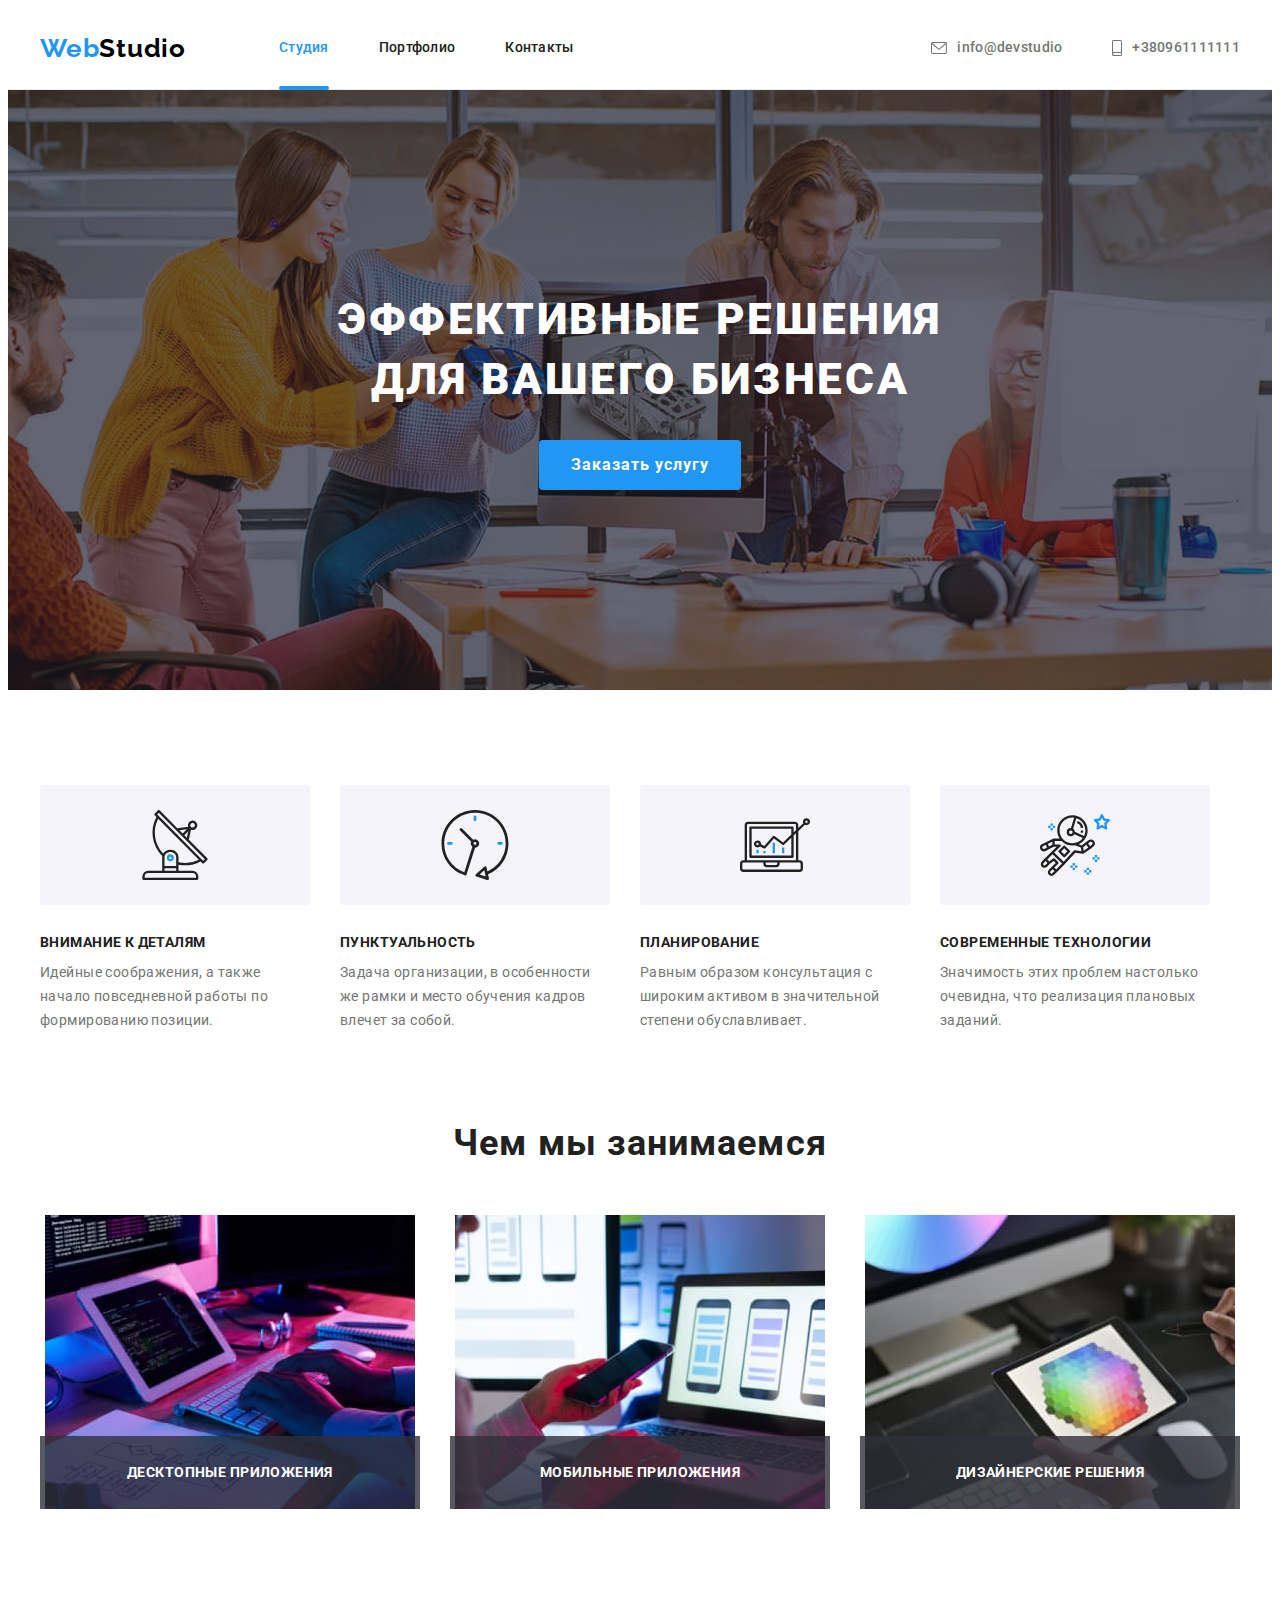
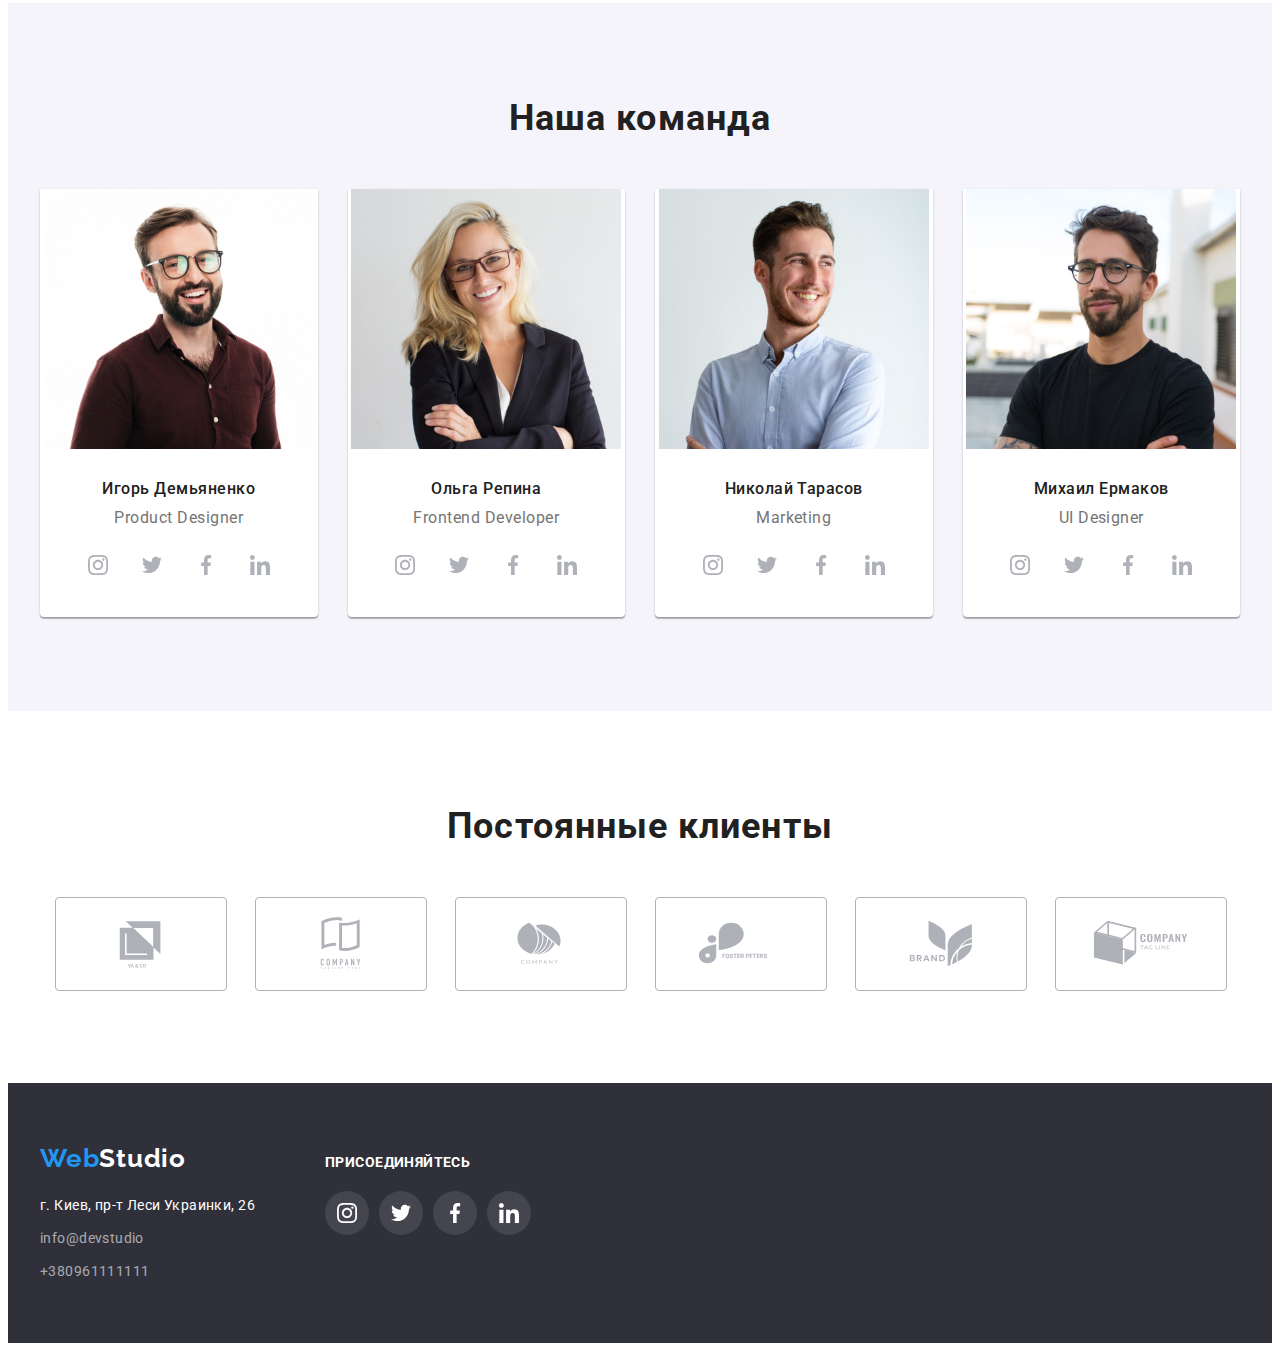
<file: index.html>
<!DOCTYPE html>
<html lang="ru">
  <head>
    <meta charset="UTF-8" />
    <meta http-equiv="X-UA-Compatible" content="IE=edge" />
    <meta name="viewport" content="width=device-width, initial-scale=1.0" />
    <link rel="preconnect" href="https://fonts.googleapis.com" />
    <link rel="preconnect" href="https://fonts.gstatic.com" crossorigin />
    <link
      href="https://fonts.googleapis.com/css2?family=Raleway:wght@700&family=Roboto:wght@400;500;700;900&display=swap"
      rel="stylesheet"
    />
    <title>WebStudio</title>
    <link
      rel="stylesheet"
      href="https://cdnjs.cloudflare.com/ajax/libs/modern-normalize/1.1.0/modern-normalize.min.css"
      integrity="sha512-wpPYUAdjBVSE4KJnH1VR1HeZfpl1ub8YT/NKx4PuQ5NmX2tKuGu6U/JRp5y+Y8XG2tV+wKQpNHVUX03MfMFn9Q=="
      crossorigin="anonymous"
      referrerpolicy="no-referrer"
    />
    <link rel="stylesheet" href="./css/styles.css" />
  </head>
  <body>
    <!----------------------header-->
    <header class="header">
      <div class="container">
        <a class="header-logo link logo" href="/" lang="en"
          ><span class="color-logo">Web</span>Studio</a
        >
        <nav class="header-nav">
          <ul class="header-list list">
            <li class="header-item">
              <a href="" class="header-link current link">Студия</a>
            </li>
            <li class="header-item">
              <a href="./portfolio.html" class="header-link link">Портфолио</a>
            </li>
            <li class="header-item">
              <a href="" class="header-link link">Контакты</a>
            </li>
          </ul>
        </nav>

        <ul class="header-contacts list">
          <li class="header-contacts-item">
            <a
              href="mailto:info@devstudio"
              class="header-contacts-link header-link link"
            >
              <svg class="header-icons" width="16" height="12">
                <use href="./images/icons.svg#icon-tel"></use>
              </svg>
              info@devstudio</a
            >
          </li>
          <li class="header-contacts-item">
            <a
              href="tel:+380961111111"
              class="header-contacts-link header-link link"
            >
              <svg class="header-icons" width="10" height="16">
                <use href="./images/icons.svg#icon-smartphone"></use>
              </svg>
              +380961111111</a
            >
          </li>
        </ul>
      </div>
    </header>

    <!---------------------------------main-->
    <main>
      <!-------------------------------hero-->
      <section class="hero">
        <div class="container">
          <h1 class="hero-title">Эффективные решения для вашего бизнеса</h1>
          <button
            type="button"
            onclick=""
            class="hero-btn hero-btn-text"
            data-modal-open
          >
            Заказать услугу
          </button>
        </div>
      </section>

      <!-------------------------------properties-->
      <section class="properties">
        <div class="container">
          <h2 class="visually-hidden">Особенности</h2>
          <ul class="properties-list list">
            <li class="properties-item">
              <h3 class="properties-title">Внимание к деталям</h3>
              <p class="properties-text text">
                Идейные соображения, а также начало повседневной работы по
                формированию позиции.
              </p>
            </li>
            <li class="properties-item">
              <h3 class="properties-title">Пунктуальность</h3>
              <p class="properties-text text">
                Задача организации, в особенности же рамки и место обучения
                кадров влечет за собой.
              </p>
            </li>
            <li class="properties-item">
              <h3 class="properties-title">Планирование</h3>
              <p class="properties-text text">
                Равным образом консультация с широким активом в значительной
                степени обуславливает.
              </p>
            </li>
            <li class="properties-item">
              <h3 class="properties-title">Современные технологии</h3>
              <p class="properties-text text">
                Значимость этих проблем настолько очевидна, что реализация
                плановых заданий.
              </p>
            </li>
          </ul>
        </div>
      </section>

      <!-----------------------------------work-->
      <section class="work">
        <div class="container">
          <h2 class="work-title title">Чем мы занимаемся</h2>
          <ul class="work-list list">
            <li class="work-item">
              <div class="work-top">
                <img
                  src="./images/box1.jpg"
                  width="370"
                  alt="руки печатают на клавиатуре"
                />
                <p class="work-top-text">Десктопные приложения</p>
              </div>
            </li>
            <li class="work-item">
              <div class="work-top">
                <img
                  src="./images/box2.jpg"
                  width="370"
                  alt="руки, ноутбук, в одной руке телефон"
                />
                <p class="work-top-text">Мобильные приложения</p>
              </div>
            </li>
            <li class="work-item">
              <div class="work-top">
                <img
                  src="./images/box3.jpg"
                  width="370"
                  alt="в руках девушки планшет, на планшете отображается цветовая схема"
                />
                <p class="work-top-text">Дизайнерские решения</p>
              </div>
            </li>
          </ul>
        </div>
      </section>

      <!---------------------------------------our team-->
      <section class="team">
        <div class="container">
          <h2 class="our-team-title title">Наша команда</h2>
          <ul class="team-list list">
            <li class="team-item">
              <img
                src="./images/img-3.jpg"
                width="270"
                alt="фото Игорь Демьяненко"
              />
              <div class="team-title-text">
                <h3 class="team-title">Игорь Демьяненко</h3>
                <p lang="en" class="team-text">Product Designer</p>
                <ul class="team-social-list list">
                  <li class="team-social-item">
                    <a href="" class="team-social-link link">
                      <svg class="team-social-icon" width="20" height="20">
                        <use href="./images/icons.svg#icon-instagram"></use>
                      </svg>
                    </a>
                  </li>
                  <li class="team-social-item">
                    <a href="" class="team-social-link link">
                      <svg class="team-social-icon" width="20" height="20">
                        <use href="./images/icons.svg#icon-twitter"></use>
                      </svg>
                    </a>
                  </li>
                  <li class="team-social-item">
                    <a href="" class="team-social-link link">
                      <svg class="team-social-icon" width="20" height="20">
                        <use href="./images/icons.svg#icon-facebook"></use>
                      </svg>
                    </a>
                  </li>
                  <li class="team-social-item">
                    <a href="" class="team-social-link link">
                      <svg class="team-social-icon" width="20" height="20">
                        <use href="./images/icons.svg#icon-linkedin"></use>
                      </svg>
                    </a>
                  </li>
                </ul>
              </div>
            </li>

            <li class="team-item">
              <img
                src="./images/img-2(1).jpg"
                width="270"
                alt="фото Ольга Репина"
              />
              <div class="team-title-text">
                <h3 class="team-title">Ольга Репина</h3>
                <p lang="en" class="team-text">Frontend Developer</p>
                <ul class="team-social-list list">
                  <li class="team-social-item">
                    <a href="" class="team-social-link link">
                      <svg class="team-social-icon" width="20" height="20">
                        <use href="./images/icons.svg#icon-instagram"></use>
                      </svg>
                    </a>
                  </li>
                  <li class="team-social-item">
                    <a href="" class="team-social-link link">
                      <svg class="team-social-icon" width="20" height="20">
                        <use href="./images/icons.svg#icon-twitter"></use>
                      </svg>
                    </a>
                  </li>
                  <li class="team-social-item">
                    <a href="" class="team-social-link link">
                      <svg class="team-social-icon" width="20" height="20">
                        <use href="./images/icons.svg#icon-facebook"></use>
                      </svg>
                    </a>
                  </li>
                  <li class="team-social-item">
                    <a href="" class="team-social-link link">
                      <svg class="team-social-icon" width="20" height="20">
                        <use href="./images/icons.svg#icon-linkedin"></use>
                      </svg>
                    </a>
                  </li>
                </ul>
              </div>
            </li>

            <li class="team-item">
              <img
                src="./images/img-1(1).jpg"
                width="270"
                alt="фото Николай Тарасов"
              />
              <div class="team-title-text">
                <h3 class="team-title">Николай Тарасов</h3>
                <p lang="en" class="team-text">Marketing</p>
                <ul class="team-social-list list">
                  <li class="team-social-item">
                    <a href="" class="team-social-link link">
                      <svg class="team-social-icon" width="20" height="20">
                        <use href="./images/icons.svg#icon-instagram"></use>
                      </svg>
                    </a>
                  </li>
                  <li class="team-social-item">
                    <a href="" class="team-social-link link">
                      <svg class="team-social-icon" width="20" height="20">
                        <use href="./images/icons.svg#icon-twitter"></use>
                      </svg>
                    </a>
                  </li>
                  <li class="team-social-item">
                    <a href="" class="team-social-link link">
                      <svg class="team-social-icon" width="20" height="20">
                        <use href="./images/icons.svg#icon-facebook"></use>
                      </svg>
                    </a>
                  </li>
                  <li class="team-social-item">
                    <a href="" class="team-social-link link">
                      <svg class="team-social-icon" width="20" height="20">
                        <use href="./images/icons.svg#icon-linkedin"></use>
                      </svg>
                    </a>
                  </li>
                </ul>
              </div>
            </li>

            <li class="team-item">
              <img
                src="./images/img(1).jpg"
                width="270"
                alt="фото Михаил Ермаков"
              />
              <div class="team-title-text">
                <h3 class="team-title">Михаил Ермаков</h3>
                <p lang="en" class="team-text">UI Designer</p>
                <ul class="team-social-list list">
                  <li class="team-social-item">
                    <a href="" class="team-social-link link">
                      <svg class="team-social-icon" width="20" height="20">
                        <use href="./images/icons.svg#icon-instagram"></use>
                      </svg>
                    </a>
                  </li>
                  <li class="team-social-item">
                    <a href="" class="team-social-link link">
                      <svg class="team-social-icon" width="20" height="20">
                        <use href="./images/icons.svg#icon-twitter"></use>
                      </svg>
                    </a>
                  </li>
                  <li class="team-social-item">
                    <a href="" class="team-social-link link">
                      <svg class="team-social-icon" width="20" height="20">
                        <use href="./images/icons.svg#icon-facebook"></use>
                      </svg>
                    </a>
                  </li>
                  <li class="team-social-item">
                    <a href="" class="team-social-link link">
                      <svg class="team-social-icon" width="20" height="20">
                        <use href="./images/icons.svg#icon-linkedin"></use>
                      </svg>
                    </a>
                  </li>
                </ul>
              </div>
            </li>
          </ul>
        </div>
      </section>

      <!------------------------------------------- clients -->
      <section class="clients">
        <div class="container">
          <h2 class="clients-title">Постоянные клиенты</h2>
          <ul class="clients-list list">
            <li class="clients-item">
              <a href="" class="clients-link link"
                ><svg class="clients-icon" width="106" height="60">
                  <use href="./images/icons.svg#icon-Logo1"></use>
                </svg>
              </a>
            </li>
            <li class="clients-item">
              <a href="" class="clients-link link"
                ><svg class="clients-icon" width="106" height="60">
                  <use href="./images/icons.svg#icon-Logo2"></use>
                </svg>
              </a>
            </li>
            <li class="clients-item">
              <a href="" class="clients-link link"
                ><svg class="clients-icon" width="106" height="60">
                  <use href="./images/icons.svg#icon-Logo3"></use>
                </svg>
              </a>
            </li>
            <li class="clients-item">
              <a href="" class="clients-link link"
                ><svg class="clients-icon" width="106" height="60">
                  <use href="./images/icons.svg#icon-Logo4"></use>
                </svg>
              </a>
            </li>
            <li class="clients-item">
              <a href="" class="clients-link link"
                ><svg class="clients-icon" width="106" height="60">
                  <use href="./images/icons.svg#icon-Logo5"></use>
                </svg>
              </a>
            </li>
            <li class="clients-item">
              <a href="" class="clients-link link"
                ><svg class="clients-icon" width="106" height="60">
                  <use href="./images/icons.svg#icon-Logo6"></use>
                </svg>
              </a>
            </li>
          </ul>
        </div>
      </section>
    </main>

    <!-----------------------------------------footer-->
    <footer class="footer">
      <div class="container">
        <div class="footer-contacts">
          <a class="footer-logo link logo" href="/" lang="en"
            ><span class="color-logo">Web</span>Studio</a
          >
          <address class="footer-address text">
            <p class="footer-address-text">г. Киев, пр-т Леси Украинки, 26</p>
            <ul class="footer-address-list list">
              <li class="footer-address-item">
                <a
                  href="mailto:info@devstudio"
                  class="footer-address-email link"
                  >info@devstudio</a
                >
              </li>
              <li class="footer-address-item">
                <a href="tel:+380961111111" class="footer-address-tel link"
                  >+380961111111</a
                >
              </li>
            </ul>
          </address>
        </div>
        <div class="footer-icons">
          <h2 class="footer-text">Присоединяйтесь</h2>
          <ul class="footer-social-list list">
            <li class="footer-social-item">
              <a href="" class="footer-social-link link">
                <svg class="footer-social-icon" width="20" height="20">
                  <use href="./images/icons.svg#icon-instagram"></use>
                </svg>
              </a>
            </li>
            <li class="footer-social-item">
              <a href="" class="footer-social-link link">
                <svg class="footer-social-icon" width="20" height="20">
                  <use href="./images/icons.svg#icon-twitter"></use>
                </svg>
              </a>
            </li>
            <li class="footer-social-item">
              <a href="" class="footer-social-link link">
                <svg class="footer-social-icon" width="20" height="20">
                  <use href="./images/icons.svg#icon-facebook"></use>
                </svg>
              </a>
            </li>
            <li class="footer-social-item">
              <a href="" class="footer-social-link link">
                <svg class="footer-social-icon" width="20" height="20">
                  <use href="./images/icons.svg#icon-linkedin"></use>
                </svg>
              </a>
            </li>
          </ul>
        </div>
      </div>
    </footer>
    <!-- --------------------------------------modal window -->
    <div class="backdrop is-hidden" data-modal>
      <div class="modal">
        <button type="button" class="modal-close-btn" data-modal-close>
          <svg width="18" height="18" class="modal-close-x">
            <use href="./images/icons.svg#icon-close"></use>
          </svg>
        </button>
      </div>
    </div>
    <!------------------------------------- scripts -->
    <script src="./js/modal.js"></script>
  </body>
</html>
</file>
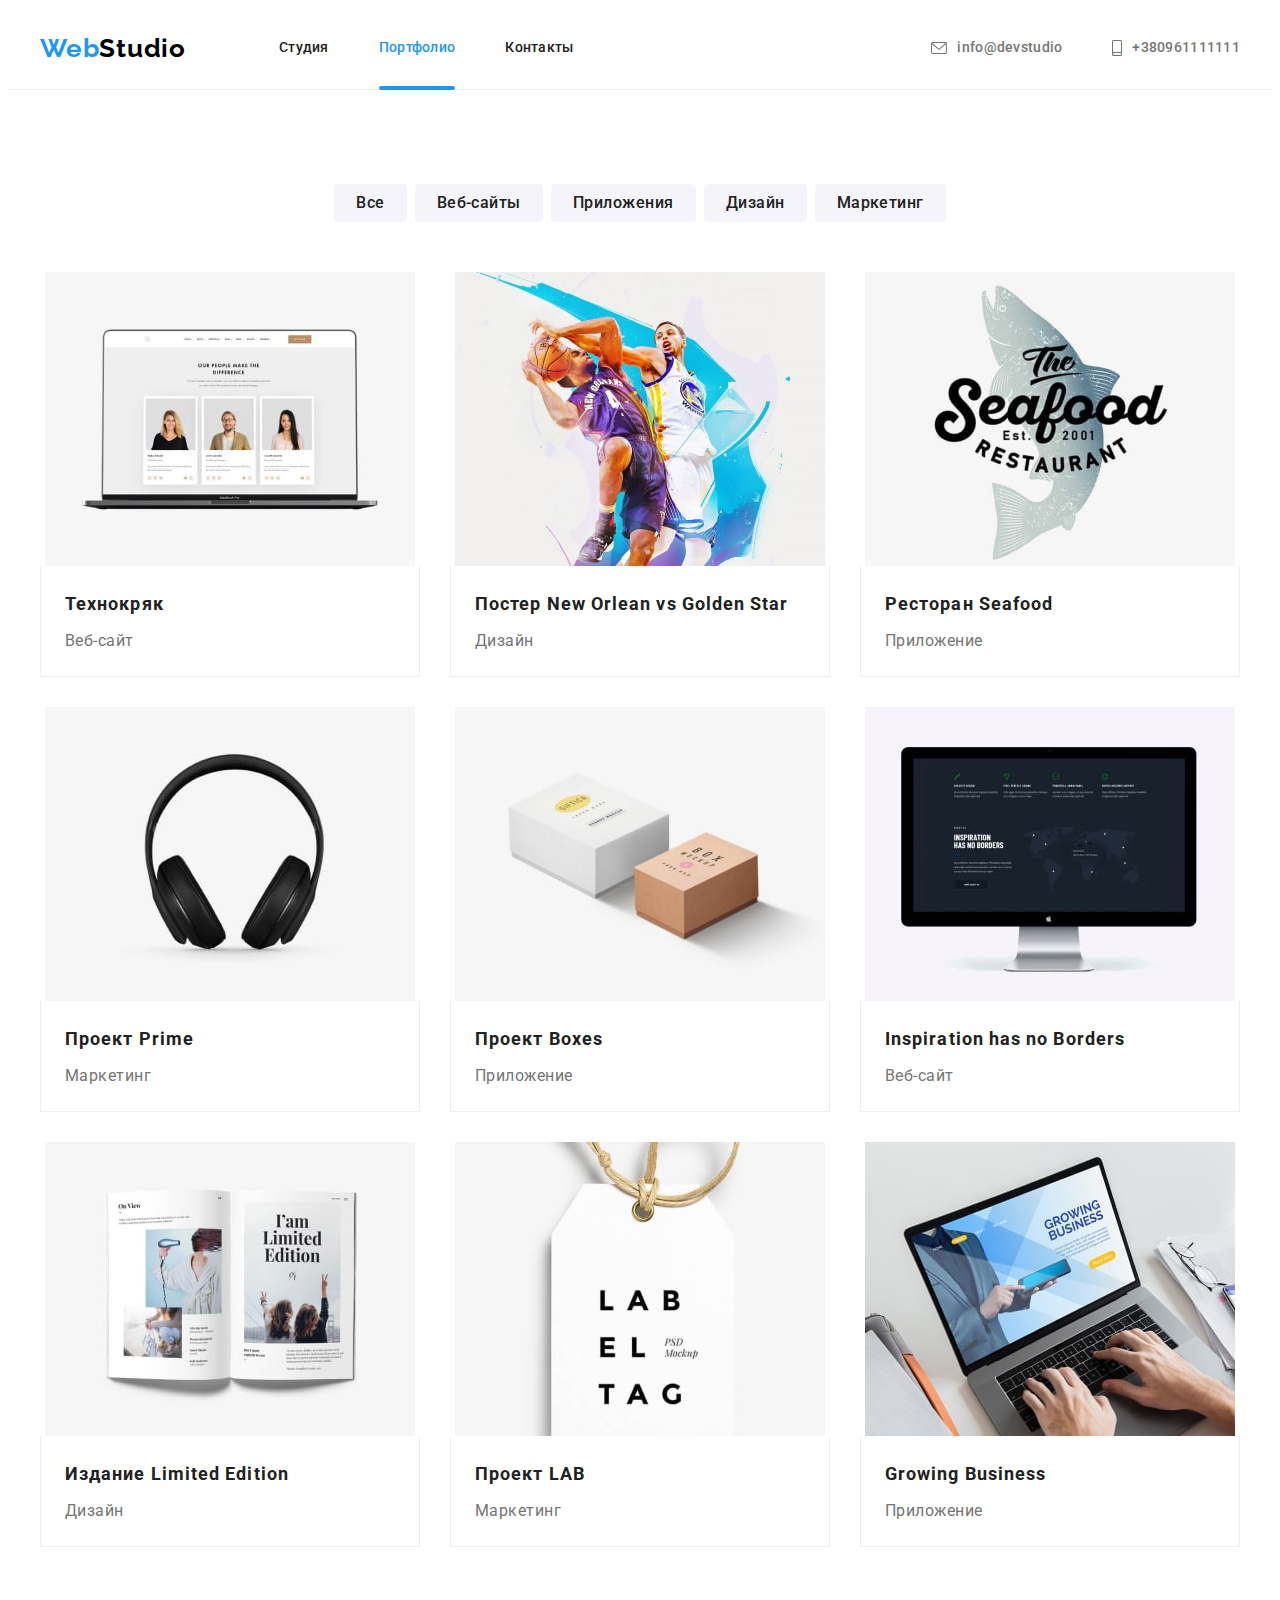
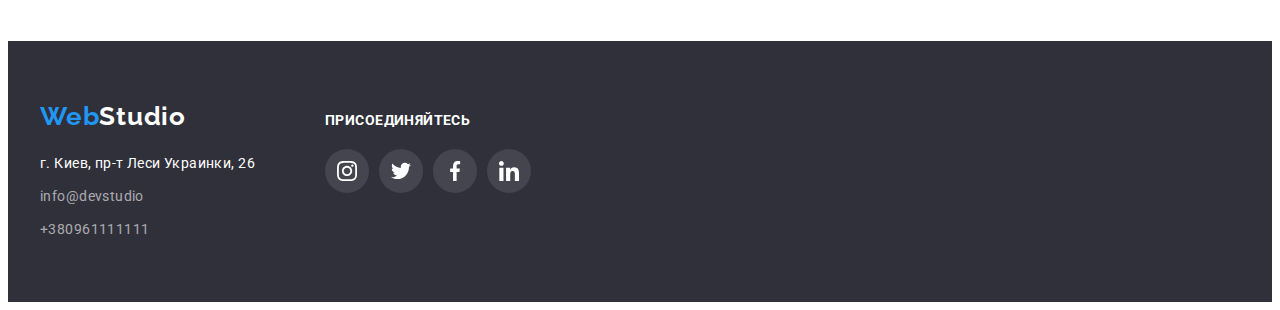
<file: portfolio.html>
<!DOCTYPE html>
<html lang="ru">
  <head>
    <meta charset="UTF-8" />
    <meta http-equiv="X-UA-Compatible" content="IE=edge" />
    <meta name="viewport" content="width=device-width, initial-scale=1.0" />
    <link rel="preconnect" href="https://fonts.googleapis.com" />
    <link rel="preconnect" href="https://fonts.gstatic.com" crossorigin />
    <link
      href="https://fonts.googleapis.com/css2?family=Raleway:wght@700&family=Roboto:wght@400;500;700;900&display=swap"
      rel="stylesheet"
    />
    <title>WebStudio</title>
    <link
      rel="stylesheet"
      href="https://cdnjs.cloudflare.com/ajax/libs/modern-normalize/1.1.0/modern-normalize.min.css"
      integrity="sha512-wpPYUAdjBVSE4KJnH1VR1HeZfpl1ub8YT/NKx4PuQ5NmX2tKuGu6U/JRp5y+Y8XG2tV+wKQpNHVUX03MfMFn9Q=="
      crossorigin="anonymous"
      referrerpolicy="no-referrer"
    />
    <link rel="stylesheet" href="./css/styles.css" />
  </head>
  <body>
    <!--header-->
    <header class="header">
      <div class="container">
        <a class="header-logo link logo" href="/" lang="en"
          ><span class="color-logo">Web</span>Studio</a
        >
        <nav class="header-nav">
          <ul class="header-list list">
            <li class="header-item">
              <a href="./index.html" class="header-link link">Студия</a>
            </li>
            <li class="header-item">
              <a href="" class="header-link link current">Портфолио</a>
            </li>
            <li class="header-item">
              <a href="" class="header-link link">Контакты</a>
            </li>
          </ul>
        </nav>
        <ul class="header-contacts list">
          <li class="header-contacts-item">
            <a
              href="mailto:info@devstudio"
              class="header-contacts-link header-link link"
            >
              <svg class="header-icons" width="16" height="12">
                <use href="./images/icons.svg#icon-tel"></use>
              </svg>
              info@devstudio</a
            >
          </li>
          <li class="header-contacts-item">
            <a
              href="tel:+380961111111"
              class="header-contacts-link header-link link"
            >
              <svg class="header-icons" width="10" height="16">
                <use href="./images/icons.svg#icon-smartphone"></use>
              </svg>
              +380961111111</a
            >
          </li>
        </ul>
      </div>
    </header>
    <main>
      <!-- --------------------------------------Portfolio -->
      <section class="portfolio">
        <h1 class="visually-hidden">Портфолио</h1>
        <!----------------------------------------- filter -->

        <div class="container">
          <h2 class="visually-hidden">Фильтры</h2>
          <ul class="filter-list list">
            <li class="filter-item">
              <button type="button" class="filter-btn">Все</button>
            </li>
            <li class="filter-item">
              <button type="button" class="filter-btn">Веб-сайты</button>
            </li>
            <li class="filter-item">
              <button type="button" class="filter-btn">Приложения</button>
            </li>
            <li class="filter-item">
              <button type="button" class="filter-btn">Дизайн</button>
            </li>
            <li class="filter-item">
              <button type="button" class="filter-btn">Маркетинг</button>
            </li>
          </ul>

          <!--------------------------------------- projects -->

          <h2 class="visually-hidden">Наши проекты</h2>
          <ul class="projects-list list">
            <li class="projects-item">
              <a class="projects-link link" href="">
                <div class="projects-image">
                  <img
                    src="./images/img-min.jpg"
                    width="370"
                    alt="Ноутбук с сайтом технокряк на экране"
                  />
                  <p class="projects-top-text">
                    Ресурс предлагает комплексные предложения с разным уровнем
                    функционала и сервисов. Все это позволит посетителю получить
                    исчерпывающие сведения о компании или частном лице.
                  </p>
                </div>
                <div class="projects-title-text">
                  <h3 class="projects-title">Технокряк</h3>
                  <p class="projects-text">Веб-сайт</p>
                </div></a
              >
            </li>
            <li class="projects-item">
              <a class="projects-link link" href="">
                <div class="projects-image">
                  <img
                    src="./images/img(1)-min.jpg"
                    width="370"
                    alt="два парня играют в баскетбол"
                  />
                  <p class="projects-top-text">
                    Ресурс предлагает комплексные предложения с разным уровнем
                    функционала и сервисов. Все это позволит посетителю получить
                    исчерпывающие сведения о компании или частном лице.
                  </p>
                </div>
                <div class="projects-title-text">
                  <h3 class="projects-title">
                    Постер <span lang="en"> New Orlean vs Golden Star</span>
                  </h3>
                  <p class="projects-text">Дизайн</p>
                </div>
              </a>
            </li>
            <li class="projects-item">
              <a class="projects-link link" href="">
                <div class="projects-image">
                  <img
                    src="./images/img(2)-min.jpg"
                    width="370"
                    alt="логотип ресторана"
                  />
                  <p class="projects-top-text">
                    Ресурс предлагает комплексные предложения с разным уровнем
                    функционала и сервисов. Все это позволит посетителю получить
                    исчерпывающие сведения о компании или частном лице.
                  </p>
                </div>
                <div class="projects-title-text">
                  <h3 class="projects-title">
                    Ресторан <span lang="en">Seafood</span>
                  </h3>
                  <p class="projects-text">Приложение</p>
                </div>
              </a>
            </li>
            <li class="projects-item">
              <a class="projects-link link" href="">
                <div class="projects-image">
                  <img
                    src="./images/img(3)-min.jpg"
                    width="370"
                    alt="Наушники"
                  />
                  <p class="projects-top-text">
                    Ресурс предлагает комплексные предложения с разным уровнем
                    функционала и сервисов. Все это позволит посетителю получить
                    исчерпывающие сведения о компании или частном лице.
                  </p>
                </div>
                <div class="projects-title-text">
                  <h3 class="projects-title">
                    Проект <span lang="en">Prime</span>
                  </h3>
                  <p class="projects-text">Маркетинг</p>
                </div>
              </a>
            </li>
            <li class="projects-item">
              <a class="projects-link link" href="">
                <div class="projects-image">
                  <img
                    src="./images/img(4)-min.jpg"
                    width="370"
                    alt="две коробки. одна белая, другая деревянная"
                  />
                  <p class="projects-top-text">
                    Ресурс предлагает комплексные предложения с разным уровнем
                    функционала и сервисов. Все это позволит посетителю получить
                    исчерпывающие сведения о компании или частном лице.
                  </p>
                </div>
                <div class="projects-title-text">
                  <h3 class="projects-title">
                    Проект <span lang="en">Boxes</span>
                  </h3>
                  <p class="projects-text">Приложение</p>
                </div>
              </a>
            </li>
            <li class="projects-item">
              <a class="projects-link link" href="">
                <div class="projects-image">
                  <img
                    src="./images/img(5)-min.jpg"
                    width="370"
                    alt="Монитор с главной страницей веб-сайта"
                  />
                  <p class="projects-top-text">
                    Ресурс предлагает комплексные предложения с разным уровнем
                    функционала и сервисов. Все это позволит посетителю получить
                    исчерпывающие сведения о компании или частном лице.
                  </p>
                </div>
                <div class="projects-title-text">
                  <h3 class="projects-title">
                    <span lang="en">Inspiration has no Borders</span>
                  </h3>
                  <p class="projects-text">Веб-сайт</p>
                </div>
              </a>
            </li>
            <li class="projects-item">
              <a class="projects-link link" href="">
                <div class="projects-image">
                  <img
                    src="./images/img(6)-min.jpg"
                    width="370"
                    alt="Открытый журнал"
                  />
                  <p class="projects-top-text">
                    Ресурс предлагает комплексные предложения с разным уровнем
                    функционала и сервисов. Все это позволит посетителю получить
                    исчерпывающие сведения о компании или частном лице.
                  </p>
                </div>
                <div class="projects-title-text">
                  <h3 class="projects-title">
                    Издание <span lang="en">Limited Edition</span>
                  </h3>
                  <p class="projects-text">Дизайн</p>
                </div>
              </a>
            </li>
            <li class="projects-item">
              <a class="projects-link link" href="">
                <div class="projects-image">
                  <img
                    src="./images/img(7)-min.jpg"
                    width="370"
                    alt="Логотип на ярлыке"
                  />
                  <p class="projects-top-text">
                    Ресурс предлагает комплексные предложения с разным уровнем
                    функционала и сервисов. Все это позволит посетителю получить
                    исчерпывающие сведения о компании или частном лице.
                  </p>
                </div>
                <div class="projects-title-text">
                  <h3 class="projects-title">
                    Проект <span lang="en">LAB</span>
                  </h3>
                  <p class="projects-text">Маркетинг</p>
                </div>
              </a>
            </li>
            <li class="projects-item">
              <a class="projects-link link" href="">
                <div class="projects-image">
                  <img
                    src="./images/img(8)-min.jpg"
                    width="370"
                    alt="две руки на клавиатуре ноутбука"
                  />
                  <p class="projects-top-text">
                    Ресурс предлагает комплексные предложения с разным уровнем
                    функционала и сервисов. Все это позволит посетителю получить
                    исчерпывающие сведения о компании или частном лице.
                  </p>
                </div>
                <div class="projects-title-text">
                  <h3 class="projects-title">
                    <span lang="en">Growing Business</span>
                  </h3>
                  <p class="projects-text">Приложение</p>
                </div>
              </a>
            </li>
          </ul>
        </div>
      </section>
    </main>

    <!--footer-->
    <footer class="footer">
      <div class="container">
        <div class="footer-contacts">
          <a class="footer-logo link logo" href="/" lang="en"
            ><span class="color-logo">Web</span>Studio</a
          >
          <address class="footer-address text">
            <p class="footer-address-text">г. Киев, пр-т Леси Украинки, 26</p>
            <ul class="footer-address-list list">
              <li class="footer-address-item">
                <a
                  href="mailto:info@devstudio"
                  class="footer-address-email link"
                  >info@devstudio</a
                >
              </li>
              <li class="footer-address-item">
                <a href="tel:+380961111111" class="footer-address-tel link"
                  >+380961111111</a
                >
              </li>
            </ul>
          </address>
        </div>
        <div class="footer-icons">
          <h2 class="footer-text">Присоединяйтесь</h2>
          <ul class="footer-social-list list">
            <li class="footer-social-item">
              <a href="" class="footer-social-link link">
                <svg class="footer-social-icon" width="20" height="20">
                  <use href="./images/icons.svg#icon-instagram"></use>
                </svg>
              </a>
            </li>
            <li class="footer-social-item">
              <a href="" class="footer-social-link link">
                <svg class="footer-social-icon" width="20" height="20">
                  <use href="./images/icons.svg#icon-twitter"></use>
                </svg>
              </a>
            </li>
            <li class="footer-social-item">
              <a href="" class="footer-social-link link">
                <svg class="footer-social-icon" width="20" height="20">
                  <use href="./images/icons.svg#icon-facebook"></use>
                </svg>
              </a>
            </li>
            <li class="footer-social-item">
              <a href="" class="footer-social-link link">
                <svg class="footer-social-icon" width="20" height="20">
                  <use href="./images/icons.svg#icon-linkedin"></use>
                </svg>
              </a>
            </li>
          </ul>
        </div>
      </div>
    </footer>
  </body>
</html>
</file>
<file: css/styles.css>
:root {
  --main-text-color: #212121;
  --second-text-color: #757575;
  --third-text-color: #ffffff;
  --accent-text-color: #2196f3;
  --main-background-color: #ffffff;
}

p,
h1,
h2,
h3,
h4,
h5,
h6 {
  margin: 0;
}

ul,
ol {
  margin: 0;
  padding-left: 0;
}

button {
  cursor: pointer;
}

img {
  display: block;
  margin: 0 auto;
}

body {
  font-family: "Roboto", sans-serif;
  background-color: var(--main-background-color);
  color: var(--main-text-color);
}

.container {
  width: 1200px;
  margin: 0 auto;
  padding-left: 15px;
  padding-right: 15px;
  /* outline: 1px solid red; */
}

.list {
  list-style: none;
}

.link {
  text-decoration: none;
}

.logo {
  font-family: "Raleway";
  font-weight: 700;
  font-size: 26px;
  line-height: 1.19;
  letter-spacing: 0.03em;
}

.text {
  font-size: 14px;
  line-height: 1.71;
  letter-spacing: 0.03em;
}

.title {
  font-weight: 700;
  font-size: 36px;
  line-height: 1.17;
  text-align: center;
  letter-spacing: 0.03em;
}

/* --------------------HEADER----------------- */
.header {
  /* background-color: yellowgreen; */
  padding-top: 25px;
  padding-bottom: 25px;
  border-bottom: 1px solid #ececec;
}

.header-logo {
  color: #000000;
  margin-right: 93px;
}

.header .container {
  display: flex;
  align-items: center;
}

.header-list {
  display: flex;
  align-items: center;
}

.header-item:not(:last-child) {
  margin-right: 50px;
}

.color-logo {
  color: #2196f3;
}

.header-list .link.current {
  color: var(--accent-text-color);
}

.header-link {
  display: flex;
  align-items: center;
  font-weight: 500;
  font-size: 14px;
  line-height: 1.14;
  letter-spacing: 0.02em;
  color: var(--main-text-color);
  transition: color 250ms cubic-bezier(0.4, 0, 0.2, 1);
  position: relative;
}

.header-contacts {
  display: flex;
  margin-left: auto;
}

.header-contacts-item:not(:last-child) {
  margin-right: 50px;
}

.header-contacts-link {
  color: var(--second-text-color);
  transition: color 250ms cubic-bezier(0.4, 0, 0.2, 1);
}

.header-icons {
  fill: currentColor;
  margin-right: 10px;
}

.header-link:hover,
.header-link:focus {
  color: var(--accent-text-color);
}
.header-contacts-link:hover,
.header-contacts-link:focus {
  fill: var(--accent-text-color);
}

.header-link.current::after {
  content: "";
  position: absolute;
  width: 100%;
  height: 4px;
  background: var(--accent-text-color);
  border-radius: 2px;
  left: 0;
  bottom: -34px;
}

/* --------------------HERO----------------- */
.hero {
  background-color: #2f303a;
  background-image: linear-gradient(
      rgba(47, 48, 58, 0.4),
      rgba(47, 48, 58, 0.4)
    ),
    url(../images/Img.jpg);
  background-repeat: no-repeat;
  background-position: center;
  border-style: cover;
  max-width: 1600px;
  margin: 0 auto;
  padding-top: 200px;
  padding-bottom: 200px;
}

.hero-title {
  font-weight: 900;
  font-size: 44px;
  line-height: 1.36;
  text-align: center;
  letter-spacing: 0.06em;
  text-transform: uppercase;
  width: 696px;
  color: var(--third-text-color);
  margin-left: auto;
  margin-right: auto;
  margin-bottom: 30px;
  /* padding: 200px 250px 30px 250px; */
}

.hero-btn {
  display: block;
  font-family: inherit;
  font-weight: 700;
  font-size: 16px;
  line-height: 1.88;
  letter-spacing: 0.06em;
  color: var(--third-text-color);
  background-color: #2196f3;
  border: none;
  padding: 10px 32px;
  margin: 0 auto;
  border-radius: 4px;
}

.hero-btn:hover,
.hero-btn:focus {
  background-color: #188ce8;
}

/* --------------------PROPERTIES----------------- */

.properties {
  /* background-color: yellow; */
  padding-top: 95px;
  padding-bottom: 45px;
}

.properties-list {
  display: flex;
}

.properties-item {
  max-width: 270px;
}

.properties-item:not(:last-child) {
  margin-right: 30px;
}

.properties-item::before {
  display: block;
  content: "";
  height: 120px;
  background: #f5f4fa;
  background-repeat: no-repeat;
  background-position: center;
  border-radius: 4px;
  margin-bottom: 30px;
}

.properties-item:nth-child(1)::before {
  background-image: url(../images/antenna1.svg);
}

.properties-item:nth-child(2)::before {
  background-image: url(../images/clock2.svg);
}

.properties-item:nth-child(3)::before {
  background-image: url(../images/diagram3.svg);
}

.properties-item:nth-child(4)::before {
  background-image: url(../images/astronaut4.svg);
}

.visually-hidden {
  position: absolute;
  white-space: nowrap;
  width: 1px;
  height: 1px;
  overflow: hidden;
  border: 0;
  padding: 0;
  clip: rect(0 0 0 0);
  clip-path: inset(50%);
  margin: -1px;
}

.properties-title {
  font-weight: 700;
  font-size: 14px;
  line-height: 1.14;
  letter-spacing: 0.03em;
  text-transform: uppercase;
  margin-bottom: 10px;
}

.properties-text {
  color: var(--second-text-color);
}

/* --------------------WORK----------------- */
.work {
  /* background-color: blue; */
  padding-top: 45px;
  padding-bottom: 94px;
}

.work-list {
  display: flex;
  flex-wrap: wrap;
  margin: -15px;
}

.work-item {
  flex-basis: calc(100% / 3 - 30px);
  margin: 15px;
}

.work-top {
  position: relative;
}

.work-top-text {
  position: absolute;
  bottom: 0;
  width: 100%;
  font-weight: 700;
  font-size: 14px;
  line-height: 1.33;
  text-align: center;
  letter-spacing: 0.03em;
  text-transform: uppercase;
  color: var(--third-text-color);
  background: rgba(47, 48, 58, 0.8);
  padding-top: 27px;
  padding-bottom: 27px;
}

.work-title {
  margin-bottom: 50px;
}

/* --------------------OUR TEAM----------------- */
.team {
  background-color: #f5f4fa;
  max-width: 1600px;
  margin: 0 auto;
  padding-top: 94px;
  padding-bottom: 94px;
}

.our-team-title {
  margin-bottom: 50px;
}

.team-item {
  background-color: #ffffff;
}

.team-title-text {
  text-align: center;
  padding-top: 30px;
  padding-bottom: 30px;
}

.team-title {
  font-weight: 500;
  font-size: 16px;
  line-height: 1.19;
  text-align: center;
  letter-spacing: 0.03em;
  margin-bottom: 10px;
}

.team-list {
  display: flex;
  margin-left: -30px;
}

.team-item {
  flex-basis: calc(100% / 4 - 30px);
  margin-left: 30px;
  box-shadow: 0px 1px 3px rgba(0, 0, 0, 0.12), 0px 1px 1px rgba(0, 0, 0, 0.14),
    0px 2px 1px rgba(0, 0, 0, 0.2);
  border-radius: 0px 0px 4px 4px;
}

.team-text {
  line-height: 1.19;
  text-align: center;
  letter-spacing: 0.03em;
  color: var(--second-text-color);
}

.team-social-list {
  display: flex;
  justify-content: center;
  margin-top: 16px;
}

.team-social-item {
  width: 44px;
  height: 44px;
  margin-right: 10px;
}

.team-social-item:last-child {
  margin: 0;
}

.team-social-link {
  width: 100%;
  height: 100%;
  border-radius: 50%;
  display: flex;
  align-items: center;
  justify-content: center;
  transition: background-color 250ms cubic-bezier(0.4, 0, 0.2, 1),
    fill 250ms cubic-bezier(0.4, 0, 0.2, 1);
}

.team-social-icon {
  fill: #afb1b8;
}

.team-social-link:hover,
.team-social-link:focus {
  background-color: #2196f3;
}

.team-social-link:hover .team-social-icon,
.team-social-link:focus .team-social-icon {
  fill: #ffffff;
}

/* --------------------CLIENTS----------------- */
.clients {
  padding-top: 94px;
  padding-bottom: 94px;
}

.clients-title {
  font-size: 36px;
  line-height: calc(42 / 36);
  text-align: center;
  letter-spacing: 0.03em;
  color: var(--main-text-color);
}

.clients-list {
  display: flex;
  justify-content: center;
  margin-top: 50px;
}

.clients-item {
  width: 170px;
  height: 92px;
  margin-right: 30px;
}

.clients-item:last-child {
  margin-right: 0;
}

.clients-link {
  display: flex;
  align-items: center;
  justify-content: center;
  width: 100%;
  height: 100%;
  border: 1px solid #afb1b8;
  border-radius: 4px;
  transition: border-color 250ms cubic-bezier(0.4, 0, 0.2, 1);
}

.clients-icon {
  fill: #afb1b8;
  transition: fill 250ms cubic-bezier(0.4, 0, 0.2, 1);
}

.clients-link:hover .clients-icon,
.clients-link:focus .clients-icon {
  fill: var(--accent-text-color);
}

.clients-link:hover,
.clients-link:focus {
  border-color: var(--accent-text-color);
}

/* --------------------FOOTER----------------- */
.footer {
  background-color: #2f303a;
  max-width: 1600px;
  margin: 0 auto;
  padding-top: 60px;
  padding-bottom: 60px;
}

.footer .container {
  display: flex;
  align-items: baseline;
}

.footer-contacts {
  margin-right: 70px;
}

.footer-logo {
  color: #ffffff;
}

.footer-address {
  font-style: normal;
  margin-top: 20px;
}

.footer-address-text {
  color: var(--third-text-color);
  margin-bottom: 9px;
}

.footer-address-item:not(:last-child) {
  margin-bottom: 9px;
}

.footer-address-email,
.footer-address-tel {
  color: rgba(255, 255, 255, 0.6);
  transition: color 250ms cubic-bezier(0.4, 0, 0.2, 1);
}

.footer-address-email:hover,
.footer-address-tel:hover,
.footer-address-email:focus,
.footer-address-tel:focus {
  color: var(--accent-text-color);
}

/* .footer-icons {
  margin-top: 12px;
} */

.footer-text {
  font-size: 14px;
  line-height: 1.14;
  letter-spacing: 0.03em;
  text-transform: uppercase;
  color: var(--third-text-color);
  margin-bottom: 20px;
}

.footer-social-list {
  display: flex;
}

.footer-social-item {
  width: 44px;
  height: 44px;
  margin-right: 10px;
}

.footer-social-item:last-child {
  margin: 0;
}

.footer-social-link {
  width: 100%;
  height: 100%;
  border-radius: 50%;
  display: flex;
  align-items: center;
  justify-content: center;
  background: rgba(255, 255, 255, 0.1);
  border-radius: 50%;
  transition: background 250ms cubic-bezier(0.4, 0, 0.2, 1);
}

.footer-social-icon {
  fill: #ffffff;
}

.footer-social-link:hover,
.footer-social-link:focus {
  background: #2196f3;
}

/* --------------------PORTFOLIO-------------------- */
.portfolio {
  padding-top: 94px;
  padding-bottom: 94px;
}

/*------------------------------- filter */

.filter-list {
  display: flex;
  justify-content: center;
  margin-bottom: 50px;
}

.filter-btn {
  font-family: inherit;
  font-weight: 500;
  font-size: 16px;
  line-height: 1.62;
  text-align: center;
  letter-spacing: 0.03em;
  color: #212121;
  background-color: #f5f4fa;
  cursor: pointer;
  border: none;
  border-radius: 4px;
  padding: 6px 22px 6px 22px;
  transition: background-color 250ms cubic-bezier(0.4, 0, 0.2, 1),
    box-shadow 250ms cubic-bezier(0.4, 0, 0.2, 1),
    color 250ms cubic-bezier(0.4, 0, 0.2, 1);
}

.filter-item:not(:last-child) {
  margin-right: 8px;
}

.filter-btn:hover,
.filter-btn:focus {
  color: #ffffff;
  background-color: #2196f3;
  box-shadow: 0px 3px 1px rgba(0, 0, 0, 0.1), 0px 1px 2px rgba(0, 0, 0, 0.08),
    0px 2px 2px rgba(0, 0, 0, 0.12);
}

/* ---------------------------------projects */
.projects-list {
  display: flex;
  flex-wrap: wrap;
  margin-left: -30px;
  margin-top: -30px;
}

.projects-list > .projects-item {
  /* outline: 1px dashed blue; */
  flex-basis: calc(100% / 3 - 30px);
  margin-left: 30px;
  margin-top: 30px;
}

.projects-link {
  display: block;
  transition: box-shadow 250ms cubic-bezier(0.4, 0, 0.2, 1);
}

.projects-item:hover .projects-top-text {
  transform: translateY(0);
}

.projects-image {
  position: relative;
  overflow: hidden;
}

.projects-top-text {
  position: absolute;
  top: 0;
  font-size: 18px;
  line-height: 1.56;
  letter-spacing: 0.03em;
  color: var(--third-text-color);
  background: rgba(33, 150, 243, 0.9);
  padding: 63px 24px;
  height: 100%;
  transform: translateY(100%);
  transition: transform 250ms linear;
}

.projects-title {
  font-weight: 700;
  font-size: 18px;
  line-height: 2;
  letter-spacing: 0.06em;
  color: var(--main-text-color);
  margin-bottom: 4px;
}

.projects-text {
  line-height: 1.88;
  letter-spacing: 0.03em;
  color: var(--second-text-color);
}

.projects-title-text {
  padding: 20px 24px 20px 24px;
  border-right: 1px solid #eeeeee;
  border-bottom: 1px solid #eeeeee;
  border-left: 1px solid #eeeeee;
}

.projects-link:hover,
.projects-link:focus {
  box-shadow: 0px 3px 1px rgba(0, 0, 0, 0.1), 0px 1px 2px rgba(0, 0, 0, 0.08),
    0px 2px 2px rgba(0, 0, 0, 0.12);
  border-radius: 4px;
}

/* ------modal window */
.backdrop {
  position: fixed;
  width: 100vw;
  height: 100vh;
  background: rgba(0, 0, 0, 0.2);
  top: 0;
  transition: opacity 250ms, visibility 250ms;
}

.backdrop.is-hidden .modal {
  transform: translate(-50%, -50%) scale(0);
}

.modal {
  width: 530px;
  min-height: 580px;
  background-color: var(--main-background-color);
  box-shadow: 0px 1px 3px rgba(0, 0, 0, 0.12), 0px 1px 1px rgba(0, 0, 0, 0.14),
    0px 2px 1px rgba(0, 0, 0, 0.2);
  border-radius: 4px;
  position: absolute;
  top: 50%;
  left: 50%;
  transform: translate(-50%, -50%) scale(1);
  transition: transform 250ms;
}

.modal-close-btn {
  width: 30px;
  height: 30px;
  background-color: transparent;
  border: 1px solid rgba(0, 0, 0, 0.1);
  border-radius: 50%;
  position: absolute;
  top: 8px;
  right: 8px;
}

.modal-close-x {
  display: block;
}

.is-hidden {
  visibility: hidden;
  opacity: 0;
  pointer-events: none;
}

.no-scroll {
  overflow: hidden;
}
</file>
